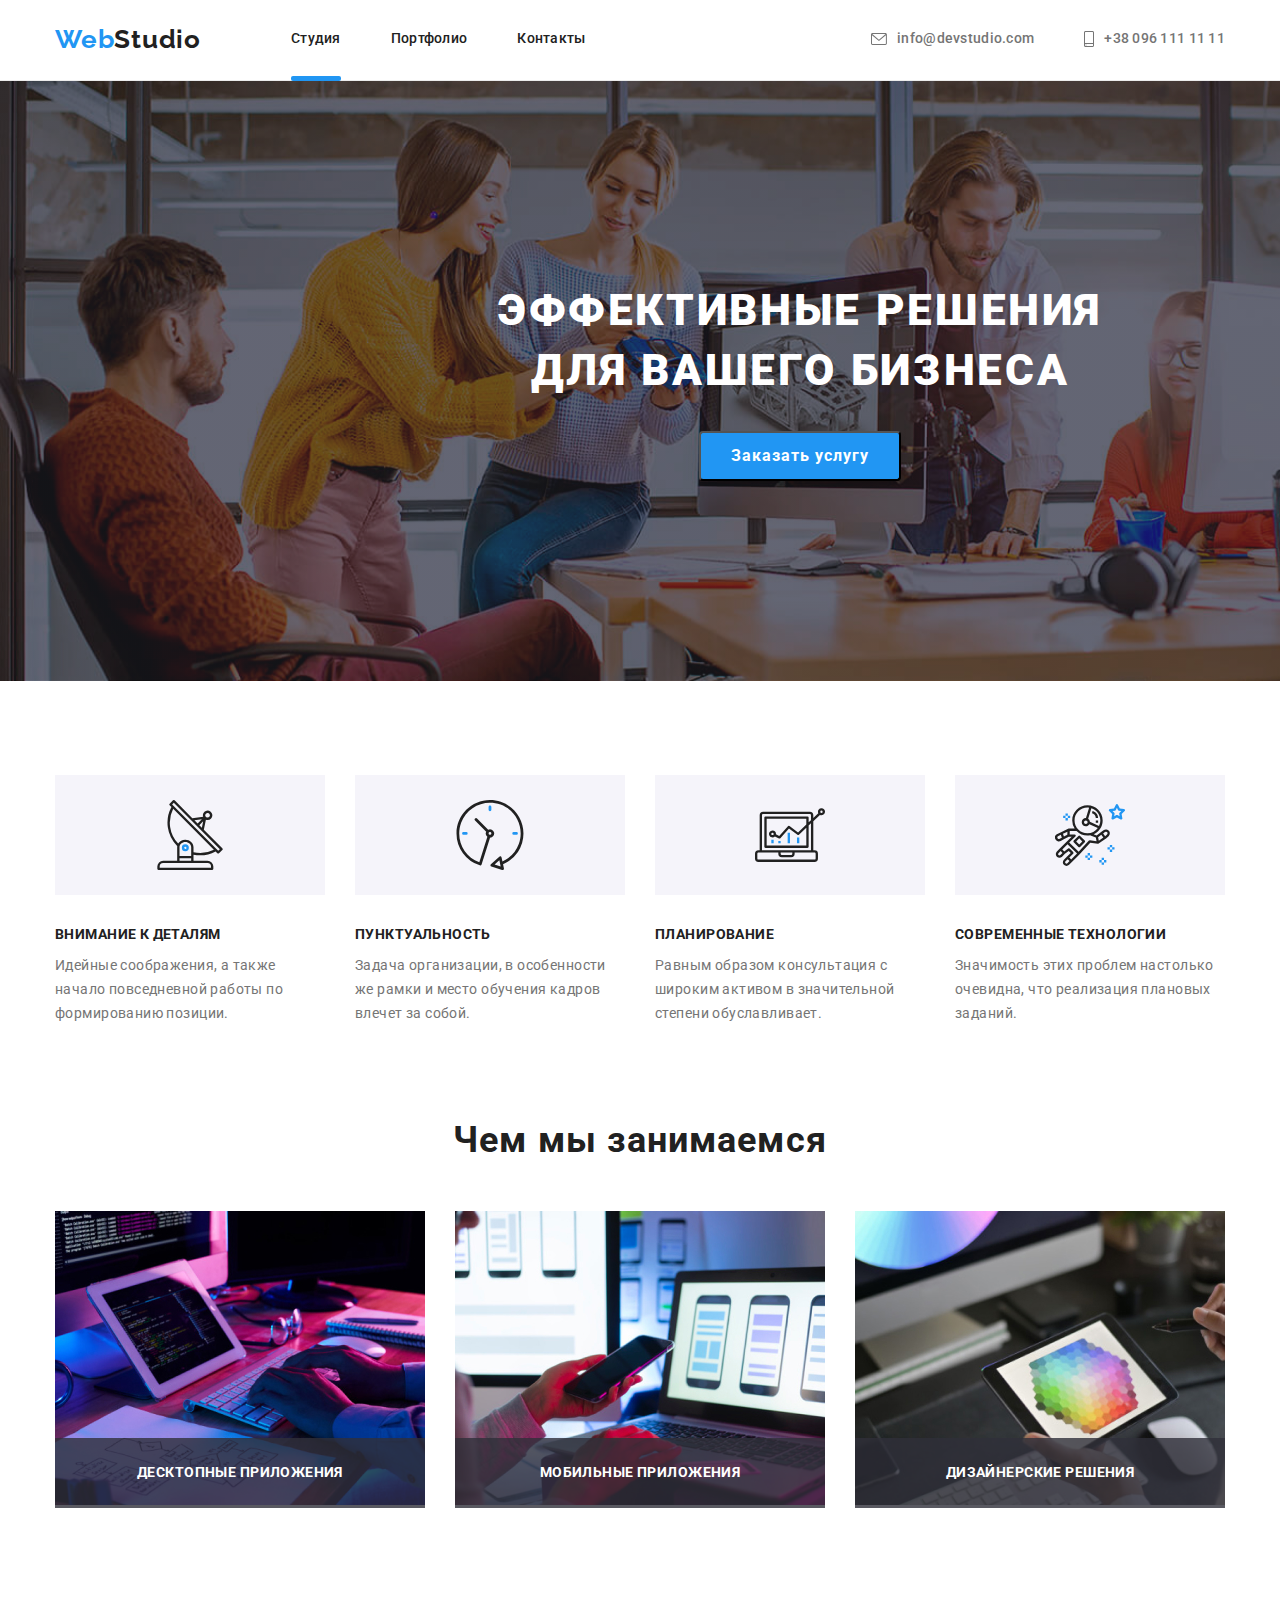
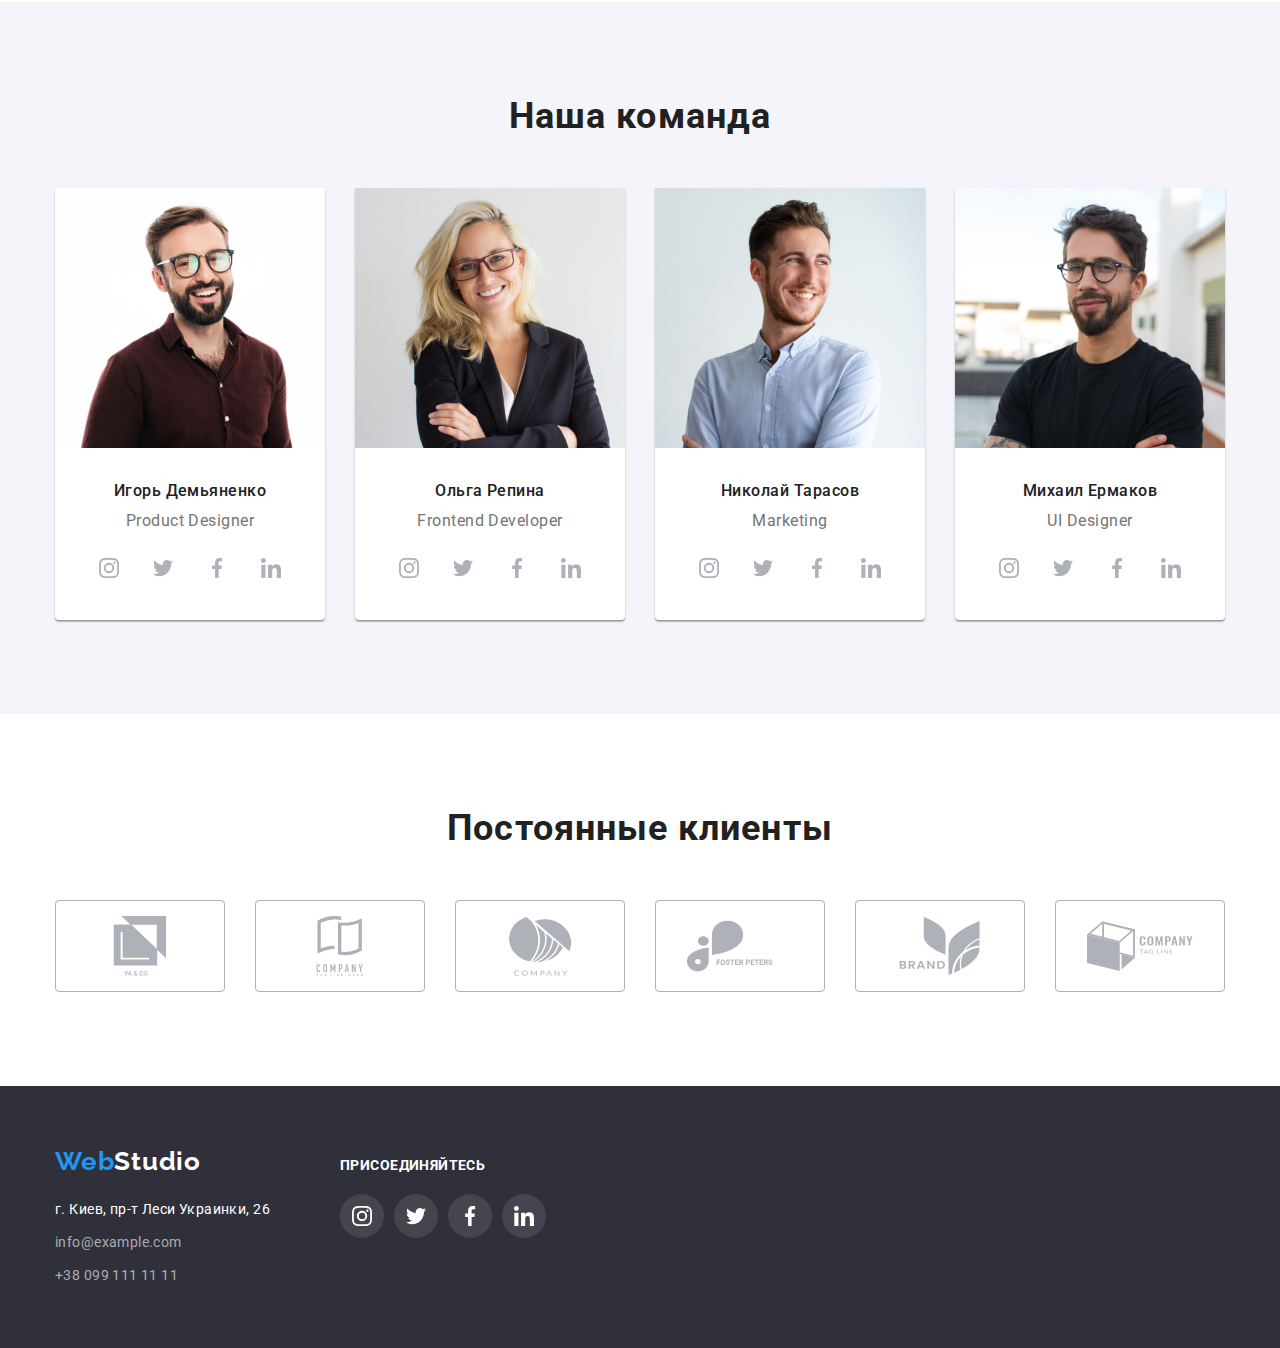
<file: index.html>
<!DOCTYPE html>
<html lang="en">

<head>
    <meta charset="UTF-8">
    <meta http-equiv="X-UA-Compatible" content="IE=edge">
    <meta name="viewport" content="width=device-width, initial-scale=1.0">
    <title>Studio</title>
    <link rel="stylesheet" href="https://cdn.jsdelivr.net/npm/modern-normalize@1.1.0/modern-normalize.min.css">
    <link rel="stylesheet" href="./css/styles.css">
    <link rel="preconnect" href="https://fonts.googleapis.com">
    <link rel="preconnect" href="https://fonts.gstatic.com" crossorigin>
    <link
        href="https://fonts.googleapis.com/css2?family=Raleway:wght@700&family=Roboto:wght@400;500;700;900&display=swap"
        rel="stylesheet">

</head>

<body>

    <!-- Шапка сайта -->
    <header class="header">

        <div class="container header-container">
            <a href="index.html" class="logo link"><span class="logo-web list">Web</span><span
                    class="logo-studio list">Studio</span></a>
            <nav class="nav">

                <ul class="site-nav list">

                    <li class="site-nav-item"><a class="site-nav-link link active" href="index.html">Студия</a></li>
                    <li class="site-nav-item"><a class="site-nav-link link" href="portfolio.html">Портфолио</a></li>
                    <li class="site-nav-item"><a class="site-nav-link link" href="">Контакты</a></li>
                </ul>
            </nav>

            <ul class="address-nav list">

                <li class="address-nav-item"><a class="address-nav-link link" href="mailto:info@devstudio.com">
                        <svg class="mail-phone-icon" width="16" height="12">
                            <use href="./images/icons.svg#icon-mail"></use>
                        </svg>
                        info@devstudio.com</a></li>
                <li class="address-nav-item"><a class="address-nav-link link" href=tel:+380961111111>
                        <svg class="mail-phone-icon" width="10" height="16">
                            <use href="./images/icons.svg#icon-smartphone"></use>
                        </svg>
                        +38 096 111 11 11</a>
                </li>

            </ul>

        </div>

    </header>

    <main>

        <!-- Hero -->
        <section class="hero">
            <div class="container container-dashboard">
                <h1 class="dashboard">Эффективные решения для вашего бизнеса</h1>
                <button class="button-order mn-btn" type="button" data-modal-open>Заказать услугу</button>
                <div class="backdrop is-hidden" data-modal>

                    <div class="modal-wrapper">
                        <button class="modal-btn" data-modal-close>
                            <svg width="18" height="18">
                                <use href="./images/icons.svg#icon-close-x"></use>
                            </svg>
                        </button>
                        <form class="modal-form"></form>
                    </div>
                </div>
            </div>

        </section>
        <!-- Features -->
        <section class="features section">
            <div class="container container-features">
                <ul class="features-item list">
                    <li class="features-item-box list">
                        <span class="features-item-bg"><svg class="features-item-icon" width="70" height="70">
                                <use href="./images/icons.svg#icon-antenna"></use>
                            </svg>
                        </span>
                        <h3 class="features-item-title">Внимание к деталям</h3>
                        <p class="features-item-subtitle">Идейные соображения, а также начало повседневной работы по
                            формированию позиции.</p>
                    </li>
                    <li class="features-item-box list">
                        <span class="features-item-bg"><svg class="features-item-icon" width="70" height="70">
                                <use href="./images/icons.svg#icon-clock"></use>
                            </svg>
                        </span>
                        <h3 class="features-item-title">Пунктуальность</h3>
                        <p class="features-item-subtitle">Задача организации, в особенности же рамки и место обучения
                            кадров влечет за собой.</p>
                    </li>
                    <li class="features-item-box list">
                        <span class="features-item-bg"><svg class="features-item-icon" width="70" height="70">
                                <use href="./images/icons.svg#icon-diagram"></use>
                            </svg>
                        </span>
                        <h3 class="features-item-title">Планирование</h3>
                        <p class="features-item-subtitle">Равным образом консультация с широким активом в значительной
                            степени обуславливает.</p>
                    </li>
                    <li class="features-item-box list">
                        <span class="features-item-bg"><svg class="features-item-icon" width="70" height="70">
                                <use href="./images/icons.svg#icon-astronaut"></use>
                            </svg>
                        </span>
                        <h3 class="features-item-title">Современные технологии</h3>
                        <p class="features-item-subtitle">Значимость этих проблем настолько очевидна, что реализация
                            плановых заданий.</p>
                    </li>
                </ul>
            </div>

        </section>

        <!-- What we do -->
        <section class="do section">
            <div class="container">

                <h2 class="title">Чем мы занимаемся</h2>
                <ul class="do-list list">
                    <li class="do-list-item">
                        <img src="./images/box-1.jpg" width="370" alt="coding">
                        <p class="do-item-desc">Десктопные приложения</p>
                    </li>
                    <li class="do-list-item">
                        <img src="./images/box-2.jpg" width="370" alt="testing">
                        <p class="do-item-desc">мобильные приложения</p>
                    </li>
                    <li class="do-list-item">
                        <img src="./images/box-3.jpg" width="370" alt="formatting">
                        <p class="do-item-desc">дизайнерские решения</p>
                    </li>
                </ul>
            </div>

        </section>

        <!-- Our team -->

        <section class="team-main section">
            <div class="container">
                <h2 class="title">Наша команда</h2>
                <ul class="team list">
                    <li class="team-person">
                        <img src="./images/igor.jpg" width="270" alt="Игорь Демьяненко">
                        <div class="name-and-position">
                            <h3 class="team-person-name">Игорь Демьяненко</h3>
                            <p class="team-person-postion">Product Designer</p>
                            <ul class="socials list">
                                <li class="socials-items">
                                    <a class="socials-link link" href="" target="_blank" rel="noopener noreferrer"
                                        aria-label="иконка instagram">
                                        <svg class="socials-icon" width="20" height="20">
                                            <use href="./images/icons.svg#icon-instagram"></use>
                                        </svg>
                                    </a>
                                </li>
                                <li class="socials-items">
                                    <a class="socials-link link" href="" target="_blank" rel="noopener noreferrer"
                                        aria-label="иконка twitter">
                                        <svg class="socials-icon" width="20" height="20">
                                            <use href="./images/icons.svg#icon-twitter"></use>
                                        </svg>
                                    </a>
                                </li>
                                <li class="socials-items">
                                    <a class="socials-link link" href="" target="_blank" rel="noopener noreferrer"
                                        aria-label="иконка facebook">
                                        <svg class="socials-icon" width="120" height="20">
                                            <use href="./images/icons.svg#icon-facebook"></use>
                                        </svg>
                                    </a>
                                </li>
                                <li class="socials-items">
                                    <a class="socials-link link" href="" target="_blank" rel="noopener noreferrer"
                                        aria-label="иконка linkedin">
                                        <svg class="socials-icon" width="20" height="20">
                                            <use href="./images/icons.svg#icon-linkedin"></use>
                                        </svg>
                                    </a>
                                </li>
                            </ul>
                        </div>
                    </li>

                    <li class="team-person">
                        <img src="./images/olga.jpg" width="270" alt="Ольга Репина">
                        <div class="name-and-position">
                            <h3 class="team-person-name">Ольга Репина</h3>
                            <p class="team-person-postion">Frontend Developer</p>
                            <ul class="socials list">
                                <li class="socials-items">
                                    <a class="socials-link link" href="" target="_blank" rel="noopener noreferrer"
                                        aria-label="иконка instagram">
                                        <svg class="socials-icon" width="20" height="20">
                                            <use href="./images/icons.svg#icon-instagram"></use>
                                        </svg>
                                    </a>
                                </li>
                                <li class="socials-items">
                                    <a class="socials-link link" href="" target="_blank" rel="noopener noreferrer"
                                        aria-label="иконка twitter">
                                        <svg class="socials-icon" width="20" height="20">
                                            <use href="./images/icons.svg#icon-twitter"></use>
                                        </svg>
                                    </a>
                                </li>
                                <li class="socials-items">
                                    <a class="socials-link link" href="" target="_blank" rel="noopener noreferrer"
                                        aria-label="иконка facebook">
                                        <svg class="socials-icon" width="120" height="20">
                                            <use href="./images/icons.svg#icon-facebook"></use>
                                        </svg>
                                    </a>
                                </li>
                                <li class="socials-items">
                                    <a class="socials-link link" href="" target="_blank" rel="noopener noreferrer"
                                        aria-label="иконка linkedin">
                                        <svg class="socials-icon" width="20" height="20">
                                            <use href="./images/icons.svg#icon-linkedin"></use>
                                        </svg>
                                    </a>
                                </li>
                            </ul>
                        </div>

                    </li>
                    <li class="team-person">
                        <img src="./images/nick.jpg" width="270" alt="Николай Тарасов">
                        <div class="name-and-position">
                            <h3 class="team-person-name">Николай Тарасов</h3>
                            <p class="team-person-postion">Marketing</p>
                            <ul class="socials list">
                                <li class="socials-items">
                                    <a class="socials-link link" href="" target="_blank" rel="noopener noreferrer"
                                        aria-label="иконка instagram">
                                        <svg class="socials-icon" width="20" height="20">
                                            <use href="./images/icons.svg#icon-instagram"></use>
                                        </svg>
                                    </a>
                                </li>
                                <li class="socials-items">
                                    <a class="socials-link link" href="" target="_blank" rel="noopener noreferrer"
                                        aria-label="иконка twitter">
                                        <svg class="socials-icon" width="20" height="20">
                                            <use href="./images/icons.svg#icon-twitter"></use>
                                        </svg>
                                    </a>
                                </li>
                                <li class="socials-items">
                                    <a class="socials-link link" href="" target="_blank" rel="noopener noreferrer"
                                        aria-label="иконка facebook">
                                        <svg class="socials-icon" width="120" height="20">
                                            <use href="./images/icons.svg#icon-facebook"></use>
                                        </svg>
                                    </a>
                                </li>
                                <li class="socials-items">
                                    <a class="socials-link link" href="" target="_blank" rel="noopener noreferrer"
                                        aria-label="иконка linkedin">
                                        <svg class="socials-icon" width="20" height="20">
                                            <use href="./images/icons.svg#icon-linkedin"></use>
                                        </svg>
                                    </a>
                                </li>
                            </ul>
                        </div>

                    </li>
                    <li class="team-person">
                        <img src="./images/michael.jpg" width="270" alt="Михаил Ермаков">
                        <div class="name-and-position">
                            <h3 class="team-person-name">Михаил Ермаков</h3>
                            <p class="team-person-postion">UI Designer</p>
                            <ul class="socials list">
                                <li class="socials-items">
                                    <a class="socials-link link" href="" target="_blank" rel="noopener noreferrer"
                                        aria-label="иконка instagram">
                                        <svg class="socials-icon" width="20" height="20">
                                            <use href="./images/icons.svg#icon-instagram"></use>
                                        </svg>
                                    </a>
                                </li>
                                <li class="socials-items">
                                    <a class="socials-link link" href="" target="_blank" rel="noopener noreferrer"
                                        aria-label="иконка twitter">
                                        <svg class="socials-icon" width="20" height="20">
                                            <use href="./images/icons.svg#icon-twitter"></use>
                                        </svg>
                                    </a>
                                </li>
                                <li class="socials-items">
                                    <a class="socials-link link" href="" target="_blank" rel="noopener noreferrer"
                                        aria-label="иконка facebook">
                                        <svg class="socials-icon" width="120" height="20">
                                            <use href="./images/icons.svg#icon-facebook"></use>
                                        </svg>
                                    </a>
                                </li>
                                <li class="socials-items">
                                    <a class="socials-link link" href="" target="_blank" rel="noopener noreferrer"
                                        aria-label="иконка linkedin">
                                        <svg class="socials-icon" width="20" height="20">
                                            <use href="./images/icons.svg#icon-linkedin"></use>
                                        </svg>
                                    </a>
                                </li>
                            </ul>
                        </div>

                    </li>
                </ul>
            </div>

        </section>

        <section class="our-clients section">

            <h2 class="title">Постоянные клиенты</h2>
            <ul class="clients list">
                <li class="clients-item">
                    <a class="clients-link" href="">
                        <svg class="clients-icon" width="106" height="60">
                            <use href="./images/icons.svg#icon-group"></use>
                        </svg>
                    </a>
                </li>
                <li class="clients-item">
                    <a class="clients-link" href="">
                        <svg class="clients-icon" width="106" height="60">
                            <use href="./images/icons.svg#icon-group-1"></use>
                        </svg>
                    </a>
                </li>
                <li class="clients-item">
                    <a class="clients-link" href="">
                        <svg class="clients-icon" width="106" height="60">
                            <use href="./images/icons.svg#icon-group-2"></use>
                        </svg>
                    </a>
                </li>
                <li class="clients-item">
                    <a class="clients-link" href="">
                        <svg class="clients-icon" width="106" height="60">
                            <use href="./images/icons.svg#icon-group-3"></use>
                        </svg>
                    </a>
                </li>
                <li class="clients-item ">
                    <a class="clients-link link" href="">
                        <svg class="clients-icon" width="106" height="60">
                            <use href="./images/icons.svg#icon-group-4"></use>
                        </svg>
                    </a>
                </li>
                <li class="clients-item">
                    <a class="clients-link" href="">
                        <svg class="clients-icon" width="106" height="60">
                            <use href="./images/icons.svg#icon-group-5"></use>
                        </svg>
                    </a>
                </li>
            </ul>


        </section>



    </main>

    <footer class="footer">
        <div class="container footer-container">
            <a href="" class="logo link"><span class="logo-web link">Web</span><span
                    class="footer-logo-studio link">Studio</span></a>
            <div class="footer-adress-and-socials">
                <address class="footer-adress">
                    <span class="footer-address-kyiv">г. Киев, пр-т Леси Украинки, 26</span>
                    <p class="footer-only-mail"><a class="footer-mail-phone link"
                            href="mailto:info@example.com">info@example.com</a></p>
                    <a class="footer-mail-phone link" href="tel:+380991111111">+38 099 111 11 11</a>
                </address>
                <div class="footer-socials-container">
                    <h3 class="footer-header">Присоединяйтесь</h3>
                    <ul class="footer-socials list">
                        <li class="footer-socials-items">
                            <a class="footer-socials-link link" href="" target="_blank" rel="noopener noreferrer"
                                aria-label="иконка instagram">
                                <svg class="footer-socials-icon" width="20" height="20">
                                    <use href="./images/icons.svg#icon-instagram"></use>
                                </svg>
                            </a>
                        </li>
                        <li class="footer-socials-items">
                            <a class="footer-socials-link link" href="" target="_blank" rel="noopener noreferrer"
                                aria-label="иконка twitter">
                                <svg class="footer-socials-icon" width="20" height="20">
                                    <use href="./images/icons.svg#icon-twitter"></use>
                                </svg>
                            </a>
                        </li>
                        <li class="footer-socials-items">
                            <a class="footer-socials-link link" href="" target="_blank" rel="noopener noreferrer"
                                aria-label="иконка facebook">
                                <svg class="footer-socials-icon" width="20" height="20">
                                    <use href="./images/icons.svg#icon-facebook"></use>
                                </svg>
                            </a>
                        </li>
                        <li class="footer-socials-items">
                            <a class="footer-socials-link link" href="" target="_blank" rel="noopener noreferrer"
                                aria-label="иконка linkedin">
                                <svg class="footer-socials-icon" width="20" height="20">
                                    <use href="./images/icons.svg#icon-linkedin"></use>
                                </svg>
                            </a>
                        </li>
                    </ul>

                </div>
            </div>
        </div>

    </footer>

    <script src="./js/modal.js"></script>
</body>

</html>
</file>
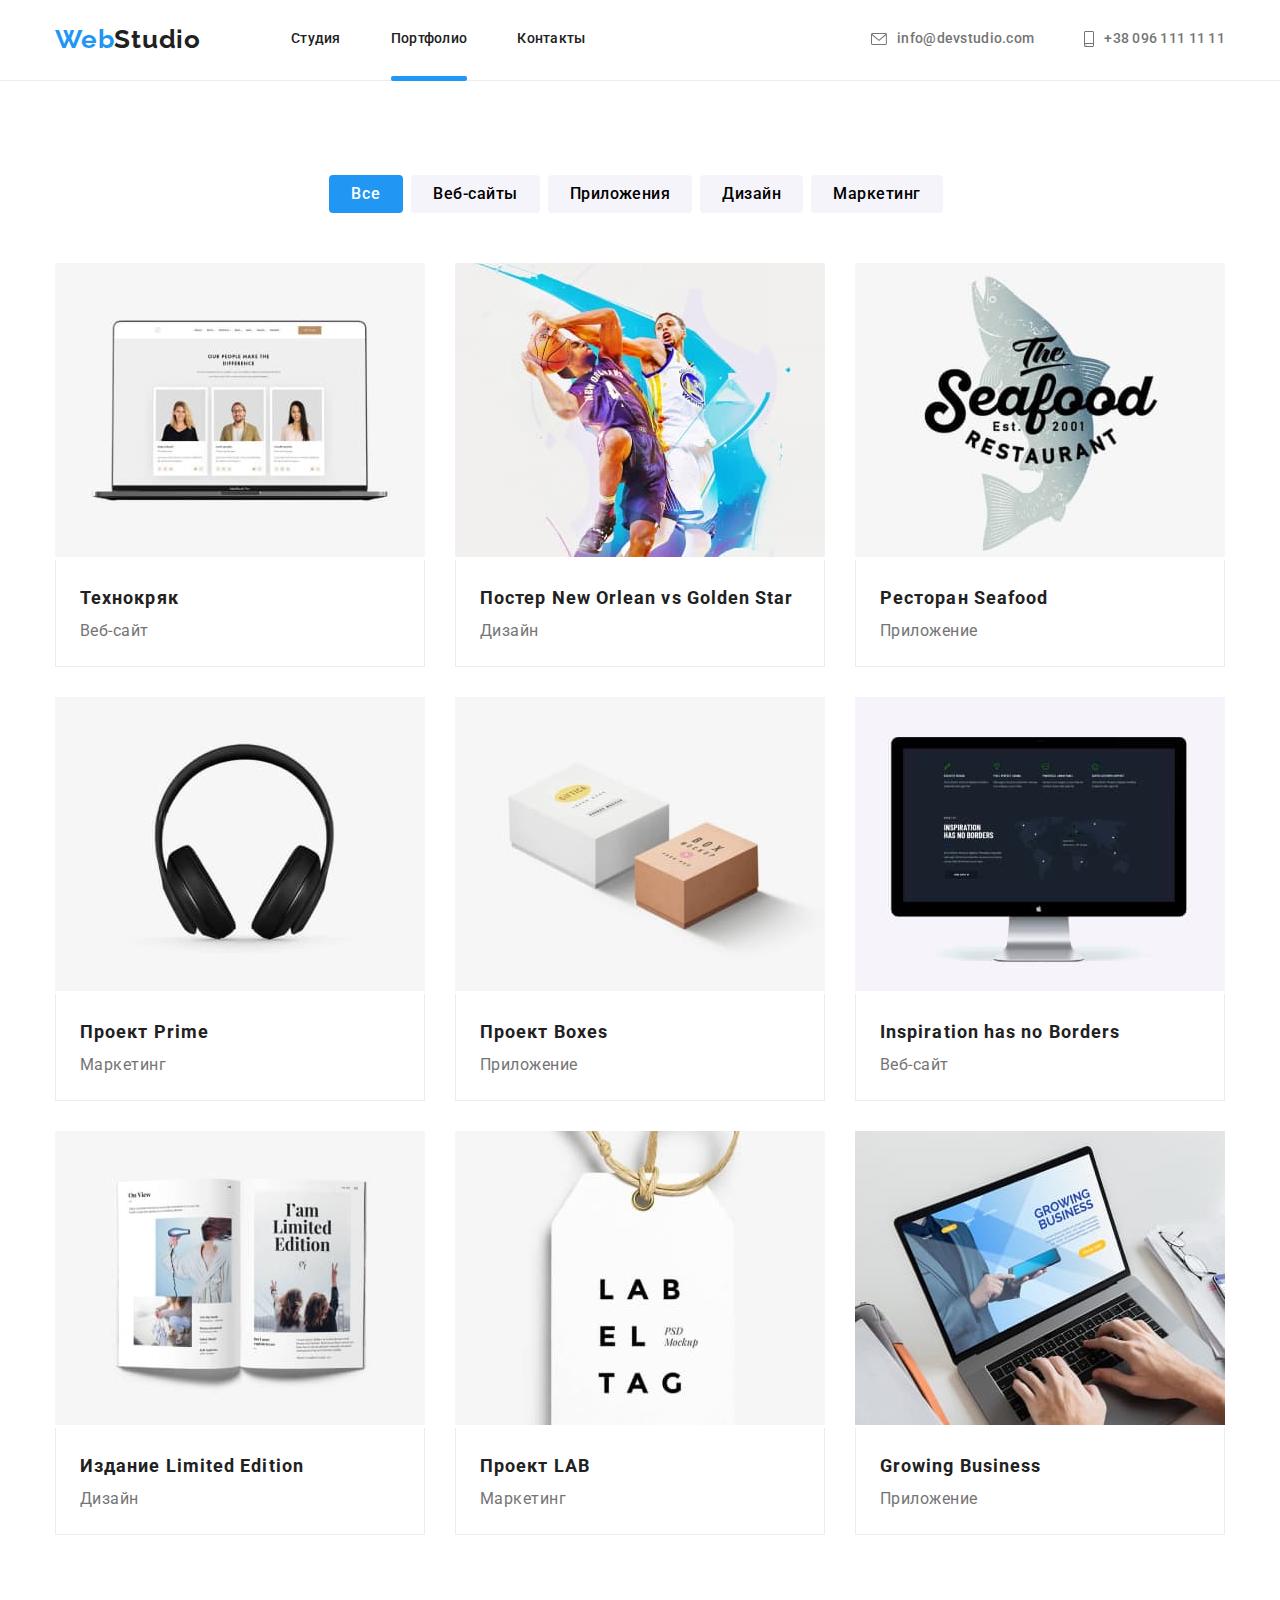
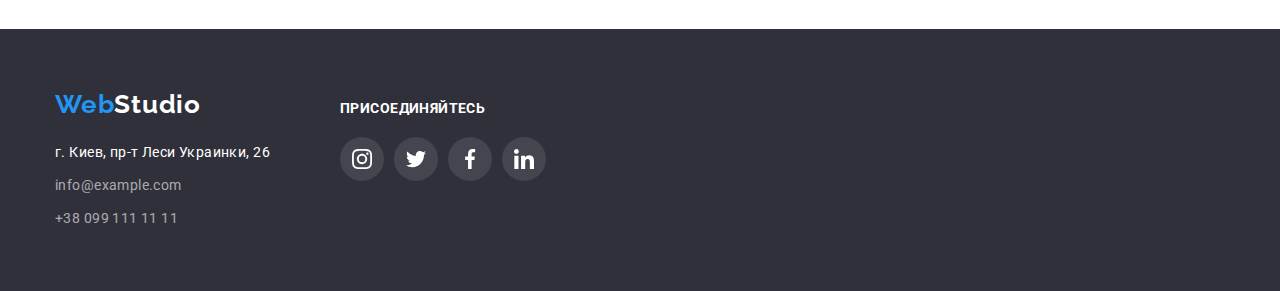
<file: portfolio.html>
<!DOCTYPE html>
<html lang="en">

<head>
    <meta charset="UTF-8">
    <meta http-equiv="X-UA-Compatible" content="IE=edge">
    <meta name="viewport" content="width=device-width, initial-scale=1.0">
    <title>Studio</title>
    <link rel="stylesheet" href="https://cdn.jsdelivr.net/npm/modern-normalize@1.1.0/modern-normalize.min.css">
    <link rel="stylesheet" href="./css/styles.css" />
    <link rel="preconnect" href="https://fonts.googleapis.com">
    <link rel="preconnect" href="https://fonts.gstatic.com" crossorigin>
    <link
        href="https://fonts.googleapis.com/css2?family=Raleway:wght@700&family=Roboto:wght@400;500;700;900&display=swap"
        rel="stylesheet">
</head>

<body>

    <!-- Шапка сайта -->
    <header class="header">

        <div class="container header-container">
            <a href="index.html" class="logo link"><span class="logo-web list">Web</span><span
                    class="logo-studio list">Studio</span></a>
            <nav class="nav">

                <ul class="site-nav list">

                    <li class="site-nav-item"><a class="site-nav-link link" href="index.html">Студия</a></li>
                    <li class="site-nav-item"><a class="site-nav-link link active" href="portfolio.html">Портфолио</a>
                    </li>
                    <li class="site-nav-item"><a class="site-nav-link link" href="">Контакты</a></li>
                </ul>
            </nav>

            <ul class="address-nav list">

                <li class="address-nav-item"><a class="address-nav-link link" href="mailto:info@devstudio.com">
                        <svg class="mail-phone-icon" width="16" height="12">
                            <use href="./images/icons.svg#icon-mail"></use>
                        </svg>
                        info@devstudio.com</a></li>
                <li class="address-nav-item"><a class="address-nav-link link" href=tel:+380961111111>
                        <svg class="mail-phone-icon" width="10" height="16">
                            <use href="./images/icons.svg#icon-smartphone"></use>
                        </svg>
                        +38 096 111 11 11</a>
                </li>

            </ul>

        </div>

    </header>

    <main>

        <!-- Фильтр -->

        <section class="portfolio-main section">
            <div class="container">
                <ul class="filter list">
                    <li><button class="filter-btn active-filter" type="button">Все</button></li>
                    <li><button class="filter-btn" type="button">Веб-сайты</button></li>
                    <li><button class="filter-btn" type="button">Приложения</button></li>
                    <li><button class="filter-btn" type="button">Дизайн</button></li>
                    <li><button class="filter-btn" type="button">Маркетинг</button></li>
                </ul>
            </div>

            <!-- Porfolio -->


            <div class="container">
                <ul class="portfolio list">
                    <li class="portfolio-item"><a class="portfolio-item-link link" href="">
                            <div class="portfolio-image-box">
                                <img src="./images/portfolio/techno-crack.jpg" width="370" alt="techno-crack">

                                <div class="portfolio-overlay">
                                    <p class="portfolio-descr">Ресурс предлагает комплексные предложения с разным
                                        уровнем функционала и сервисов. Все это позволит посетителю получить
                                        исчерпывающие сведения о компании или частном лице.</p>
                                </div>
                            </div>
                            <div class="portfolio-item-and-product">
                                <h3 class="portfolio-item-name">Технокряк</h3>
                                <p class="portfolio-item-product">Веб-сайт</p>
                            </div>

                        </a></li>
                    <li class="portfolio-item"><a class="portfolio-item-link link" href="">
                            <div class="portfolio-image-box">
                                <img src="./images/portfolio/new-orlean.jpg" width="370"
                                    alt="Постер New Orlean vs Golden Star">
                                <div class="portfolio-overlay">
                                    <p class="portfolio-descr">Ресурс предлагает комплексные предложения с разным
                                        уровнем функционала и сервисов. Все это позволит посетителю получить
                                        исчерпывающие сведения о компании или частном лице.</p>
                                </div>
                            </div>
                            <div class="portfolio-item-and-product">
                                <h3 class="portfolio-item-name">Постер New Orlean vs Golden Star</h3>
                                <p class="portfolio-item-product">Дизайн</p>
                            </div>
                        </a></li>

                    <li class="portfolio-item"><a class="portfolio-item-link link" href="">
                            <div class="portfolio-image-box">
                                <img src="./images/portfolio/seafood-rest.jpg" width="370" alt="seafood-rest">
                                <div class="portfolio-overlay">
                                    <p class="portfolio-descr">Ресурс предлагает комплексные предложения с разным
                                        уровнем функционала и сервисов. Все это позволит посетителю получить
                                        исчерпывающие сведения о компании или частном лице.</p>
                                </div>
                            </div>
                            <div class="portfolio-item-and-product">
                                <h3 class="portfolio-item-name">Ресторан Seafood</h3>
                                <p class="portfolio-item-product">Приложение</p>
                            </div>
                        </a></li>



                    <li class="portfolio-item"><a class="portfolio-item-link link" href="">
                            <div class="portfolio-image-box">
                                <img src="./images/portfolio/headphones.jpg" width="370" alt="Prime">
                                <div class="portfolio-overlay">
                                    <p class="portfolio-descr">Ресурс предлагает комплексные предложения с разным
                                        уровнем функционала и сервисов. Все это позволит посетителю получить
                                        исчерпывающие сведения о компании или частном лице.</p>
                                </div>
                            </div>
                            <div class="portfolio-item-and-product">
                                <h3 class="portfolio-item-name">Проект Prime</h3>
                                <p class="portfolio-item-product">Маркетинг</p>
                            </div>
                        </a></li>


                    <li class="portfolio-item"><a class="portfolio-item-link link" href="">
                            <div class="portfolio-image-box">
                                <img src="./images/portfolio/boxes.jpg" width="370" alt="boxes">
                                <div class="portfolio-overlay">
                                    <p class="portfolio-descr">Ресурс предлагает комплексные предложения с разным
                                        уровнем функционала и сервисов. Все это позволит посетителю получить
                                        исчерпывающие сведения о компании или частном лице.</p>
                                </div>
                            </div>
                            <div class="portfolio-item-and-product">
                                <h3 class="portfolio-item-name">Проект Boxes</h3>
                                <p class="portfolio-item-product">Приложение</p>
                            </div>
                        </a></li>


                    <li class="portfolio-item"><a class="portfolio-item-link link" href="">
                            <div class="portfolio-image-box">
                                <img src="./images/portfolio/no-borders.jpg" width="370"
                                    alt="Inspiration has no Borders">
                                <div class="portfolio-overlay">
                                    <p class="portfolio-descr">Ресурс предлагает комплексные предложения с разным
                                        уровнем функционала и сервисов. Все это позволит посетителю получить
                                        исчерпывающие сведения о компании или частном лице.</p>
                                </div>
                            </div>
                            <div class="portfolio-item-and-product">
                                <h3 class="portfolio-item-name">Inspiration has no Borders</h3>
                                <p class="portfolio-item-product">Веб-сайт</p>
                            </div>
                        </a></li>


                    <li class="portfolio-item"><a class="portfolio-item-link link" href="">
                            <div class="portfolio-image-box">
                                <img src="./images/portfolio/books.jpg" width="370" alt="Limited Edition">
                                <div class="portfolio-overlay">
                                    <p class="portfolio-descr">Ресурс предлагает комплексные предложения с разным
                                        уровнем функционала и сервисов. Все это позволит посетителю получить
                                        исчерпывающие сведения о компании или частном лице.</p>
                                </div>
                            </div>
                            <div class="portfolio-item-and-product">
                                <h3 class="portfolio-item-name">Издание Limited Edition</h3>
                                <p class="portfolio-item-product">Дизайн</p>
                            </div>
                        </a></li>


                    <li class="portfolio-item"><a class="portfolio-item-link link" href="">
                            <div class="portfolio-image-box">
                                <img src="./images/portfolio/label.jpg" width="370" alt="LAB">
                                <div class="portfolio-overlay">
                                    <p class="portfolio-descr">Ресурс предлагает комплексные предложения с разным
                                        уровнем функционала и сервисов. Все это позволит посетителю получить
                                        исчерпывающие сведения о компании или частном лице.</p>
                                </div>
                            </div>
                            <div class="portfolio-item-and-product">
                                <h3 class="portfolio-item-name">Проект LAB</h3>
                                <p class="portfolio-item-product">Маркетинг</p>
                            </div>
                        </a></li>



                    <li class="portfolio-item"><a class="portfolio-item-link link" href="">
                            <div class="portfolio-image-box">
                                <img src="./images/portfolio/growing-bussines.jpg" width="370" alt="Growing Business">
                                <div class="portfolio-overlay">
                                    <p class="portfolio-descr">Ресурс предлагает комплексные предложения с разным
                                        уровнем функционала и сервисов. Все это позволит посетителю получить
                                        исчерпывающие сведения о компании или частном лице.</p>
                                </div>
                            </div>
                            <div class="portfolio-item-and-product">
                                <h3 class="portfolio-item-name">Growing Business</h3>
                                <p class="portfolio-item-product">Приложение</p>
                            </div>
                        </a></li>





                </ul>
            </div>
        </section>



    </main>

    <footer class="footer">
        <div class="container footer-container">
            <a href="" class="logo link"><span class="logo-web link">Web</span><span
                    class="footer-logo-studio link">Studio</span></a>
            <div class="footer-adress-and-socials">
                <address class="footer-adress">
                    <span class="footer-address-kyiv">г. Киев, пр-т Леси Украинки, 26</span>
                    <p class="footer-only-mail"><a class="footer-mail-phone link"
                            href="mailto:info@example.com">info@example.com</a></p>
                    <a class="footer-mail-phone link" href="tel:+380991111111">+38 099 111 11 11</a>
                </address>
                <div class="footer-socials-container">
                    <h3 class="footer-header">Присоединяйтесь</h3>
                    <ul class="footer-socials list">
                        <li class="footer-socials-items">
                            <a class="footer-socials-link link" href="" target="_blank" rel="noopener noreferrer"
                                aria-label="иконка instagram">
                                <svg class="footer-socials-icon" width="20" height="20">
                                    <use href="./images/icons.svg#icon-instagram"></use>
                                </svg>
                            </a>
                        </li>
                        <li class="footer-socials-items">
                            <a class="footer-socials-link link" href="" target="_blank" rel="noopener noreferrer"
                                aria-label="иконка twitter">
                                <svg class="footer-socials-icon" width="20" height="20">
                                    <use href="./images/icons.svg#icon-twitter"></use>
                                </svg>
                            </a>
                        </li>
                        <li class="footer-socials-items">
                            <a class="footer-socials-link link" href="" target="_blank" rel="noopener noreferrer"
                                aria-label="иконка facebook">
                                <svg class="footer-socials-icon" width="20" height="20">
                                    <use href="./images/icons.svg#icon-facebook"></use>
                                </svg>
                            </a>
                        </li>
                        <li class="footer-socials-items">
                            <a class="footer-socials-link link" href="" target="_blank" rel="noopener noreferrer"
                                aria-label="иконка linkedin">
                                <svg class="footer-socials-icon" width="20" height="20">
                                    <use href="./images/icons.svg#icon-linkedin"></use>
                                </svg>
                            </a>
                        </li>
                    </ul>

                </div>
            </div>
        </div>

    </footer>

</body>

</html>
</file>
<file: css/styles.css>
/* основной текст #212121 */
/* вторичный текст #757575 */
/* акцент линк синий #2196F3; */
/* белый #FFFFFF */
/* белый футер rgba(255, 255, 255, 0,6) */

:root {
  --main-font: "Roboto", sans-serif;
  --secondary-font: "Raleway", sans-serif;
  --main-black-color: #212121;
  --secondary-text: #757575;
  --mail-phone-color: rgba(117, 117, 117, 1);
  --link-color: #2196f3;
  --white: #ffffff;
  --footer-white: rgba(255, 255, 255, 0.6);
  --bg-dark-color: #2F303A;
  --gradient-color: rgba(47, 48, 58, 0.4);
  --icon-color: rgba(175, 177, 184, 1);
  --icon-hover-color: rgba(33, 150, 243, 1);
  --icon-feature-bg-color: #F5F4FA;
  --footer-icon-color: rgba(255, 255, 255, 0.1);
  --do-item-desc-color: rgba(47, 48, 58, 0.8);
  --portfolio-item-hover-color: rgba(33, 150, 243, 0.9);
  --cubic-animation: 250ms cubic-bezier(0.4, 0, 0.2, 1)
}
body {
  font-family: var(--main-font);
  font-size: 14px;
  line-height: 1.15;
  letter-spacing: 0.02em;
  background-color: var(--white);
  color: var(--main-black-color);
}

h1, h2, h3, h4, p {
  margin-top: 0;
  margin-bottom: 0;
}



.container {
  width: 1200px;
  padding-left: 15px;
  padding-right: 15px;
  margin-right: auto;
  margin-left: auto;
}

.section {
  padding-top: 94px;
  padding-bottom: 94px;
}

.list {
  padding-left: 0;
  margin-top: 0;
  margin-bottom: 0;
  list-style: none;
}

.link {
  text-decoration: none;
}

/* header */

.header {
  padding-top: 24px;
  padding-bottom: 25px;
  border-bottom: 1px solid #ECECEC;
}

.header-container {
  display: flex;
  align-items: center;
}

.logo {
font-weight: 700;
font-size: 26px;
line-height: 1.19;
letter-spacing: 0.03em;
margin-right: 90px;
text-decoration: none;
  
}

.logo-web {
  color: var(--link-color);
  font-family: var(--secondary-font);
}

.logo-studio {
  color: var(--main-black-color);
  font-family: var(--secondary-font);
}

.site-nav {
  display: flex;
  align-items: center;
  
}

.site-nav-item {
  margin-right: 50px ;
  align-items: center;
}

.site-nav-item:last-child {
  margin: 0;
}

.site-nav-link,
.site-nav-link:visited {
  position: relative;
 display: block; 
font-weight: 500;
font-size: 14px;
line-height: 1.14;
color: var(--main-black-color);
transition: color var(--cubic-animation);
}


.site-nav-link:hover,
.site-nav-link:focus {
  color: var(--link-color);
}

.site-nav-link .active {
  background-color: var(--link-color);
}

.active::after {
  content: '';
  display: block;
  position: absolute;
  width: 100%;
  height: 5px;
  background-color: var(--link-color);
  color: var(--link-color);
  border-radius: 2px;
  left: 0;
  bottom: 0;
  top: 45px;
}

.address-nav {
  display: flex;
  align-items: center;
  margin-left: auto;
}


.address-nav-item {
  margin-right: 50px;
}

.address-nav-item:last-child {
  margin-right: 0;
}

.address-nav-link,
.address-nav-link:visited {
display: flex;
justify-content: center;
align-items: center;  
font-weight: 500;
font-size: 14px;
line-height: 1.14;
letter-spacing: 0.02em;
color: var(--mail-phone-color);
transition: color var(--cubic-animation);

}

.address-nav-link:hover,
.address-nav-link:focus {
  color: var(--link-color);

}

.mail-phone-icon {
  margin-right: 10px;
  align-items: center;
  justify-content: center;
  fill: var(--mail-phone-color);
  transition: transform var(--cubic-animation), fill var(--cubic-animation);
  

}

.mail-phone-icon:hover,
.mail-phone-icon:focus {
  fill: var(--link-color);
}

.address-nav-link:hover .mail-phone-icon,
.address-nav-link:focus .mail-phone-icon {
  fill: var(--link-color);

}


/* modal form */

.backdrop {
  z-index: 10;
  position: fixed;
  left: 0;
  top: 0;
  width: 100%;
  height: 100%;
  background-color: rgba(0, 0, 0, 0.2);

}

.backdrop.is-hidden {
  opacity: 0;
  visibility: hidden;
  pointer-events: none;
}

.modal-wrapper {
  position: absolute;
  top: 50%;
  left: 50%;
  transform: translate(-50%, -50%);
  width: 528px;
  height: 581px;
  background-color: white;
  border-radius: 4px;
}


.modal-btn {
  position: absolute;
  top: 10px;
  right: 10px;
  display: flex;
  align-items: center;
  justify-content: center;
  padding: 0;
  width: 30px;
  height: 30px;
  border: 1px solid rgb(0, 0, 0);
  border-radius: 50%;
  background-color: transparent;
  cursor: pointer;
}


/* Hero index */

.hero {
  min-width: 1600px;
  padding-top: 200px;
  padding-bottom: 200px;
  margin-left: auto;
  margin-right: auto;
  background-image: linear-gradient(to bottom, var(--gradient-color), var(--gradient-color)), url(../images/background/background_main.png);
  background-color: var(--bg-dark-color);
  background-repeat: no-repeat;
  background-position: center;
  background-size: contain;
}



.dashboard {
  padding-right: 250px;
  padding-left: 250px;
  margin-bottom: 30px;
  font-weight: 900;
  font-size: 44px;
  line-height: 1.36;
  text-align: center;
  letter-spacing: 0.06em;
  text-transform: uppercase;
  color: var(--white);
}

.button-order {

  padding-top: 30px;
  display: block;
  margin: 0 auto;
  min-width: 200px;
  padding: 8px 30px;
  border-radius: 4px;
  box-shadow: 0px 4px 4px rgba(0, 0, 0, 0.15);
  font-weight: 700;
  font-size: 16px;
  line-height: 1.87;
  align-items: center;
  text-align: center;
  letter-spacing: 0.06em;
  color: var(--white);
  background: var(--link-color);
  cursor: pointer;
}

/* Features */

.features {
  margin-bottom: -94px;
}

.container-features {
  display: flex;
}

.features-item {
  display: flex;
}

.features-item-box {
  
  width: 270px;
  height: 251px;
  margin-right: 30px;
}

.features-item-box:last-child {
  margin-right: 0;
}

.features-item-bg {
  display: flex;
  align-items: center;
  justify-content: center;
  margin-bottom: 30px;
  width: 270px;
  height: 120px;
  background-color:var(--icon-feature-bg-color);
}

.features-item-icon {
  display: flex;
  align-items: center;
  justify-content: center;
  
}
.features-item-title {
padding-bottom: 10px;
font-weight: 700;
font-size: 14px;
line-height: 1.4;
letter-spacing: 0.03em;
text-transform: uppercase;
}

.features-item-subtitle {

font-weight: 400;
font-size: 14px;
line-height: 1.71;
letter-spacing: 0.03em;
color: var(--secondary-text);
}

/* What we do */

.title {
  margin-bottom: 50px;
  font-weight: 700;
font-size: 36px;
line-height: 1.16;
text-align: center;
letter-spacing: 0.03em;
color: var(--main-black-color);
}

.do-list {
  display: flex;
}

.do-list-item {
  position: relative;
  margin-right: 30px;
}

.do-list-item:last-child{
  margin-right: 0;
}

.do-item-desc {
  position: absolute;
  bottom: 0;
  left: 0;
  width: 100%;
  height: 70px;
  content: "";
  display: flex;
  align-items: center;
  justify-content: center;
  background-color: var(--do-item-desc-color);
  font-weight: 700;
  font-size: 14px;
  line-height: 1.14;
  text-align: center;
  letter-spacing: 0.03em;
  text-transform: uppercase;
  color: var(--white);

}

.do-item-desc::before {
  
  
}

/* Team */

.team-main {
  background-color: #F5F4FA;
}

.team {
  display: flex;
  
}

.team-person {

  background-color: white;
margin-right: 30px;
font-size: 16px;
line-height: 1.19;
box-shadow: 0px 1px 3px rgba(0, 0, 0, 0.12), 0px 1px 1px rgba(0, 0, 0, 0.14), 0px 2px 1px rgba(0, 0, 0, 0.2);
border-radius: 0px 0px 4px 4px;

}

.team-person:last-child {
  margin: 0;
}

.name-and-position {
  padding: 30px 0;

}

.team-person-name {

  
  font-weight: 500;
  font-size: 16px;
  color: var(--main-black-color);
  text-align: center;
  line-height: 1.18;
  letter-spacing: 0.03em;

}

.team-person-postion {
  margin-bottom: 16px;
  margin-top: 10px;
  font-weight: 400;
  color: var(--secondary-text);
  text-align: center;
  letter-spacing: 0.03em;
}

/* Social icons */

.socials {
  display: flex;
  align-items: center;
  justify-content: center;
}

.socials-items {
  
  margin-right: 10px;
}

.socials-items:last-child {
  margin-right: 0;
}


.socials-link {
  
  display: flex;
  align-items: center;
  justify-content: center;
  width: 44px;
  height: 44px;
  background-color: var(--white);
  border-radius: 50%;
  transition: background-color var(--cubic-animation), fill var(--cubic-animation);
}

.socials-icon {
  fill: var(--icon-color);
  transition: fill var(--cubic-animation), background-color var(--cubic-animation);

  
  
}

.socials-link:hover,
.socials-link:focus {
  background-color: var(--icon-hover-color);
}

.socials-link:hover .socials-icon,
.socials-link:focus .socials-icon {

  fill: var(--white);
  
}

/* Our clients */

.clients {
  display: flex;
  align-items: center;
  justify-content: center;
}

.clients-item {
  margin-right: 30px;
}

.clients-item:last-child {
  margin-right: 0;
}

.clients-link {
  display: flex;
  align-items: center;
  justify-content: center;
  width: 170px;
  height: 92px;
  border: 1px solid #AFB1B8;
  border-radius: 4px;
  transition: border-color var(--cubic-animation), fill var(--cubic-animation);
}

.clients-link:hover,
.clients-link:focus {
  border-color: var(--icon-hover-color);
}

.clients-icon {
  fill: var(--icon-color);
  transition: fill var(--cubic-animation), border-color var(--cubic-animation);
   
}

.clients-link:hover .clients-icon,
.clients-link:focus .clients-icon {
  fill: var(--icon-hover-color);
}




/*
====================
    Porfolio Page 
====================
*/

/* Filter */

.filter {
  margin-bottom: 50px;
  display: flex;
  justify-content: center;
  text-align: center;
  align-items: center;
}

.filter-btn {
  
background: #F5F4FA;
border-radius: 4px;
border-color: #F5F4FA;
border: none;
margin-right: 8px;
padding: 6px 22px;
font-family: var(--main-font);  
font-weight: 500;
font-size: 16px;
line-height: 1.62;
text-align: center;
letter-spacing: 0.03em;
cursor: pointer;
box-shadow: none;
outline: none;
transition: color var(--cubic-animation), background-color var(--cubic-animation), box-shadow var(--cubic-animation);



}

.active-filter {
  text-align: center;
  letter-spacing: 0.06em;
  color: var(--white);
  background-color: var(--link-color);
}

.filter-btn:hover,
.filter-btn:focus {
  color: var(--white);
  background-color: var(--link-color);
  box-shadow: 0px 4px 4px rgba(0, 0, 0, 0.25);
}

/* Portfolio Cards */

.portfolio {
  display: flex;
  flex-wrap: wrap;
}

.portfolio-item {
  margin-right: 30px;
  margin-bottom: 30px;
  width: 370px;
  transition: box-shadow var(--cubic-animation);

  
  
}

.portfolio-item:hover,
.portfolio-item:focus {
box-shadow: 0px 1px 1px rgba(0, 0, 0, 0.12), 0px 4px 4px rgba(0, 0, 0, 0.06), 1px 4px 6px rgba(0, 0, 0, 0.16);
}
.portfolio-item:nth-child(3n) {
  margin-right: 0;
}

.portfolio-item:nth-last-child(-n+3) {
  margin-bottom: 0;
}

.portfolio-image-box {
  position: relative;
  overflow: hidden;
}
.portfolio-overlay {
  position: absolute;
  top: 0;
  left: 0;
  transform: translateY(100%);
  width: 100%;
  height: 100%;
  display: flex;
  justify-content: center;
  align-items: center;
  padding: 63px 24px;
  transition: transform var(--cubic-animation);
  
  background-color: var(--portfolio-item-hover-color);

}

.portfolio-item:hover .portfolio-overlay,
.portfolio-item:focus .portfolio-overlay {
  transform: translateY(0);
}
.portfolio-descr {
  color: var(--white);
  font-size: 18px;
line-height: 1.56;
letter-spacing: 0.03em

}

.portfolio-item-and-product {

  padding: 20px 24px;
  border-bottom: 1px solid #ECECEC;
  border-right: 1px solid #ECECEC;
  border-left: 1px solid #ECECEC;
}

.portfolio-item-name {

font-weight: 700;
font-size: 18px;
line-height: 2;
letter-spacing: 0.06em;
color: var(--main-black-color);

}

.portfolio-item-product {
font-size: 16px;
line-height: 1.88;
letter-spacing: 0.03em;
color: var(--secondary-text);
}

/* Footer */

.footer-logo-studio{
  margin-top: 60px;
  color: var(--white);
  font-family: var(--secondary-font);
}

.footer {
display: block;
padding-top: 60px;
padding-bottom: 60px;
font-weight: 400;
font-size: 14px;
line-height: 1.71;
letter-spacing: 0.03em;
background-color: var(--bg-dark-color);
}

.footer-container {
  display: flexbox;
  
}

.footer-adress {
  display: block;
  margin-top: 20px;
}
.footer-address-kyiv {
  margin: 9px 0;
  color: var(--white);
  font-style: normal;
}

.footer-only-mail {
  margin: 9px 0;

}
.footer-mail-phone {

margin: 9px 0;
color: var(--footer-white);
font-style: normal;
transition: color var(--cubic-animation);
}

.footer-mail-phone:hover, 
.footer-mail-phone:focus {
color: var(--link-color);
}


/* Footer Socials */

.footer-adress-and-socials {
  display: flex;
}

.footer-socials-container {
  margin-left: 70px;
  
  
}

.footer-header {
margin-bottom: 20px;  
font-weight: 700;
font-size: 14px;
line-height: 1.14;
letter-spacing: 0.03em;
text-transform: uppercase;
color: var(--white);
position: relative;
bottom: 20px;
}

.footer-socials {
  display: flex;
  align-items: center;
  justify-content: auto;
  position: relative;
  bottom: 20px;
}

.footer-socials-items {
  
  margin-right: 10px;
}

.socials-items:last-child {
  margin-right: 0;
}


.footer-socials-link {
  
  display: flex;
  align-items: center;
  justify-content: center;
  width: 44px;
  height: 44px;
  background-color: var(--footer-icon-color);
  border-radius: 50%;
  transition: background-color var(--cubic-animation);
}

.footer-socials-icon {
  fill: var(--white);
  transition: fill var(--cubic-animation);
  
  
}

.footer-socials-link:hover,
.footer-socials-link:focus {
  background-color: var(--icon-hover-color);
}

.footer-socials-link:hover .footer-socials-icon,
.footer-socials-link:focus .footer-socials-icon {

  /* fill: var(--white); */

}





/* roboto 400,500, 700, 900 Raleway 700,  */
</file>
